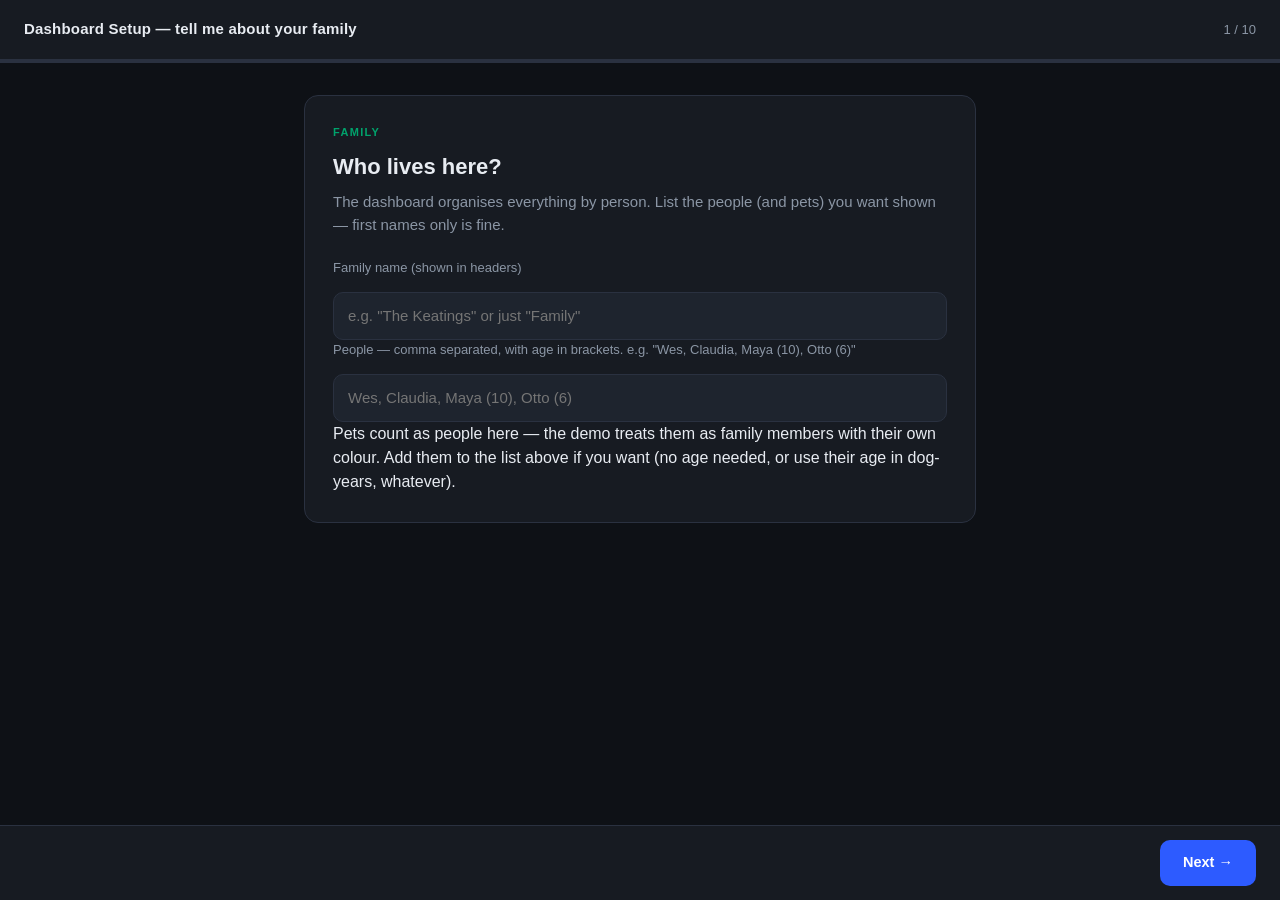
<file: dashboard-quiz.html>
<!doctype html>
<html lang="en">
<head>
<meta charset="utf-8" />
<meta name="viewport" content="width=device-width, initial-scale=1" />
<title>Dashboard Setup Quiz</title>
<style>
  :root {
    --bg: #0e1116;
    --panel: #171b22;
    --panel2: #1e242e;
    --ink: #e8ecf2;
    --muted: #8b96a5;
    --accent: #2d5bff;
    --accent2: #00a36c;
    --line: #2a3140;
    --danger: #ff5c5c;
  }
  * { box-sizing: border-box; }
  body {
    margin: 0;
    font: 16px/1.5 -apple-system, BlinkMacSystemFont, "Segoe UI", Roboto, Helvetica, Arial, sans-serif;
    background: var(--bg);
    color: var(--ink);
    min-height: 100vh;
    display: flex;
    flex-direction: column;
  }
  header {
    padding: 18px 24px;
    display: flex;
    align-items: center;
    justify-content: space-between;
    border-bottom: 1px solid var(--line);
    background: var(--panel);
    position: sticky;
    top: 0;
    z-index: 10;
  }
  header h1 { font-size: 15px; margin: 0; letter-spacing: .2px; }
  header .brand { font-weight: 700; }
  header .step { color: var(--muted); font-size: 13px; }
  .progress { height: 3px; background: var(--line); }
  .progress i { display: block; height: 100%; background: linear-gradient(90deg, var(--accent), var(--accent2)); transition: width .25s ease; }
  main { flex: 1; width: 100%; max-width: 720px; margin: 0 auto; padding: 32px 24px 120px; }
  .card {
    background: var(--panel);
    border: 1px solid var(--line);
    border-radius: 14px;
    padding: 28px;
    margin-bottom: 18px;
    animation: pop .18s ease;
  }
  @keyframes pop { from { opacity: 0; transform: translateY(8px); } to { opacity: 1; transform: none; } }
  .card .tag {
    font-size: 11px; text-transform: uppercase; letter-spacing: .12em;
    color: var(--accent2); font-weight: 700; margin: 0 0 10px;
  }
  .card h2 { margin: 0 0 8px; font-size: 22px; }
  .card p.lead { margin: 0 0 22px; color: var(--muted); font-size: 15px; }
  .opt {
    display: flex; gap: 14px; align-items: flex-start;
    padding: 14px 16px; border: 1px solid var(--line); border-radius: 10px;
    margin-bottom: 10px; cursor: pointer; transition: border-color .12s, background .12s;
    background: var(--panel2);
  }
  .opt:hover { border-color: #3a4658; }
  .opt.sel { border-color: var(--accent); background: rgba(45, 91, 255, .08); }
  .opt .k {
    flex: 0 0 auto; min-width: 26px; height: 26px; border-radius: 7px;
    border: 1px solid var(--line); display: grid; place-items: center;
    font-size: 12px; color: var(--muted); background: var(--panel);
  }
  .opt.sel .k { background: var(--accent); border-color: var(--accent); color: #fff; }
  .opt .body { flex: 1; }
  .opt .body b { display: block; font-size: 15px; }
  .opt .body span { color: var(--muted); font-size: 13.5px; }
  .opt.multi .check { flex: 0 0 auto; width: 22px; height: 22px; border-radius: 6px; border: 2px solid var(--line); margin-top: 1px; display: grid; place-items: center; }
  .opt.multi.sel .check { border-color: var(--accent2); background: var(--accent2); }
  .opt.multi.sel .check::after { content: "✓"; color: #04120b; font-size: 13px; font-weight: 800; }
  input[type=text], textarea {
    width: 100%; padding: 12px 14px; border-radius: 10px;
    border: 1px solid var(--line); background: var(--panel2); color: var(--ink);
    font: inherit; font-size: 15px; margin-top: 8px;
  }
  input[type=text]:focus, textarea:focus { outline: none; border-color: var(--accent); }
  .row { display: flex; gap: 12px; }
  .row > * { flex: 1; }
  label.f { display: block; font-size: 13px; color: var(--muted); margin-bottom: 6px; }
  .chip-row { display: flex; flex-wrap: wrap; gap: 8px; }
  .chip {
    padding: 7px 13px; border-radius: 999px; border: 1px solid var(--line);
    background: var(--panel2); font-size: 13.5px; cursor: pointer; user-select: none;
  }
  .chip.sel { border-color: var(--accent); background: rgba(45,91,255,.12); }
  .nav { position: fixed; bottom: 0; left: 0; right: 0; background: var(--panel); border-top: 1px solid var(--line); padding: 14px 24px; display: flex; gap: 12px; justify-content: space-between; align-items: center; }
  .nav .hint { color: var(--muted); font-size: 12.5px; }
  button {
    font: inherit; font-size: 14.5px; font-weight: 600;
    padding: 11px 22px; border-radius: 10px; cursor: pointer; border: 1px solid transparent;
  }
  button.primary { background: var(--accent); color: #fff; }
  button.primary:hover { filter: brightness(1.1); }
  button.ghost { background: transparent; color: var(--muted); border-color: var(--line); }
  button.ghost:hover { color: var(--ink); }
  .swatches { display: flex; gap: 8px; flex-wrap: wrap; }
  .sw { width: 34px; height: 34px; border-radius: 50%; cursor: pointer; border: 3px solid transparent; }
  .sw.sel { border-color: #fff; transform: scale(1.08); }
  .summary { white-space: pre-wrap; background: var(--panel2); border: 1px solid var(--line); border-radius: 10px; padding: 18px; font: 12.5px/1.5 ui-monospace, SFMono-Regular, Menlo, monospace; overflow: auto; max-height: 50vh; }
  .done h2 { margin-top: 0; }
  .done .big { font-size: 30px; }
</style>
</head>
<body>
<header>
  <h1><span class="brand">Dashboard Setup</span> — tell me about your family</h1>
  <span class="step" id="step"></span>
</header>
<div class="progress"><i id="bar"></i></div>
<main id="main"></main>
<nav class="nav">
  <button class="ghost" id="back">← Back</button>
  <span class="hint" id="hint"></span>
  <button class="primary" id="next">Next →</button>
</nav>

<script>
(function () {
  var KEY = 'dashboard-quiz-v1';
  var A = {};
  try { A = JSON.parse(localStorage.getItem(KEY)) || {}; } catch (e) { A = {}; }

  var COLORS = ['#2D5BFF','#E4007C','#00A36C','#FFB000','#9C27B0','#FF5722','#00BCD4','#607D8B'];

  // ---- section definitions -------------------------------------------------
  var SECTIONS = [];

  function q(section, tag, title, lead) {
    SECTIONS.push({ id: section, tag: tag, title: title, lead: lead, items: [] });
    return SECTIONS[SECTIONS.length - 1];
  }

  function opt(section, body, sub, key, value) { section.items.push({ t: 'opt', body: body, sub: sub, key: key, value: value }); }
  function multi(section, body, sub, key, value) { section.items.push({ t: 'multi', body: body, sub: sub, key: key, value: value }); }
  function text(section, label, key, ph) { section.items.push({ t: 'text', label: label, key: key, ph: ph || '' }); }
  function chips(section, label, key, options) { section.items.push({ t: 'chips', label: label, key: key, options: options }); }
  function note(section, html) { section.items.push({ t: 'note', html: html }); }

  // --- 1. People
  var s = q('people', 'Family', 'Who lives here?', "The dashboard organises everything by person. List the people (and pets) you want shown — first names only is fine.");
  text(s, 'Family name (shown in headers)', 'familyName', 'e.g. "The Keatings" or just "Family"');
  text(s, 'People — comma separated, with age in brackets. e.g. "Wes, Claudia, Maya (10), Otto (6)"', 'peopleList', 'Wes, Claudia, Maya (10), Otto (6)');
  note(s, 'Pets count as people here — the demo treats them as family members with their own colour. Add them to the list above if you want (no age needed, or use their age in dog-years, whatever).');

  // --- 2. Focus
  s = q('focus', 'The point of it', 'What matters most?', 'What should earn the biggest spot on the home screen? Pick up to four.');
  multi(s, 'Today\'s schedule', 'Who needs to be where, when', 'focus', 'calendar');
  multi(s, 'Weather', 'Current + next hours', 'focus', 'weather');
  multi(s, 'Chores & stars', 'Kid to-dos and reward stars', 'focus', 'tasks');
  multi(s, 'Photos', 'A family photo slideshow', 'focus', 'photos');
  multi(s, 'Shopping list', 'Groceries, grouped by store', 'focus', 'shopping');
  multi(s, 'Smart home', 'Rooms, lights, climate, music', 'focus', 'control');

  // --- 3. Calendar
  s = q('calendar', 'Calendar', 'Where does the schedule come from?', 'The demo uses made-up events. For the real thing I need to know your source.');
  opt(s, 'Google Calendar (or any iCal)', 'I\'ll wire it to a private ICS feed — events update themselves. Best option.', 'calSource', 'ics');
  opt(s, 'I\'ll type in recurring events', 'School runs, sports, meals — the steady rhythm. Quick to set up, manual to change.', 'calSource', 'manual');
  opt(s, 'Skip the calendar for now', 'Ship it with the demo data, swap later.', 'calSource', 'skip');
  text(s, 'If iCal: paste the private ICS URL (optional for now)', 'icsUrl', 'https://calendar.google.com/calendar/ical/...');

  // --- 4. Tasks
  s = q('tasks', 'Chores', 'Do the kids (or anyone) want chores + stars?', 'The demo has morning/after-school/evening routines with star rewards.');
  opt(s, 'Yes — chores with star rewards', 'Each kid gets a checklist; stars accumulate. Great for the frame.', 'tasksOn', 'stars');
  opt(s, 'Chores, no stars', 'Just checklists, no reward counting.', 'tasksOn', 'plain');
  opt(s, 'No chores section', 'Leave it out.', 'tasksOn', 'off');

  // --- 5. Shopping
  s = q('shopping', 'Shopping', 'Do you want a grocery list?', 'Grouped by store, with a "usuals" quick-add row.');
  opt(s, 'Yes', 'I\'ll ask which stores and staple items you want pre-loaded.', 'shopOn', true);
  opt(s, 'No, skip it', '', 'shopOn', false);
  text(s, 'If yes: store names, comma separated', 'stores', 'e.g. "FreshCo, Costco, Shoppers"');
  text(s, 'Staples / usuals, comma separated', 'usuals', 'e.g. "Milk, Eggs, Bananas, Bread, Coffee"');

  // --- 6. Weather
  s = q('weather', 'Weather', 'Where\'s the weather for?', 'A rough location is enough — I\'ll use it to pick the right forecast source.');
  text(s, 'City / town', 'weatherLoc', 'e.g. "Toronto" or "Lisbon"');

  // --- 7. Photos
  s = q('photos', 'Photos', 'Do you want a photo slideshow?', 'The frame is, after all, a photo frame.');
  opt(s, 'Yes — rotate through my photos', 'I\'ll set up a folder you drop images into; they get served to the frame.', 'photosOn', 'folder');
  opt(s, 'Yes — but source them later', 'Turn it on now, point it at real photos another day.', 'photosOn', 'later');
  opt(s, 'No photos', 'Keep it a pure info dashboard.', 'photosOn', false);

  // --- 8. Smart home
  s = q('control', 'Smart home', 'Anything to control from the frame?', 'Lights, climate, music, cameras. Only if you already run something like Home Assistant.');
  opt(s, 'Home Assistant', 'I can link entities to the control view.', 'controlOn', 'ha');
  opt(s, 'Not yet / skip', 'The demo control view stays as decoration, or I hide it.', 'controlOn', false);

  // --- 9. Ambience
  s = q('ambient', 'When it\'s idle', 'What should the frame show when no one touches it?', 'It dims into "ambient" mode after a while. Pick the vibe.');
  opt(s, 'Big clock + weather', 'Minimal, calm.', 'ambient', 'clock');
  opt(s, 'Clock + photo slideshow', 'Classic frame behaviour.', 'ambient', 'clock-photos');
  opt(s, 'Just photos', 'Pure slideshow.', 'ambient', 'photos');
  opt(s, 'Leave the default', 'Whatever the demo does is fine.', 'ambient', 'default');

  // --- 10. Theme
  s = q('theme', 'Look & feel', 'Pick an accent colour', 'For person highlights, buttons and the vibe. You can change it any time.');
  note(s, '<div class="swatches" id="swatches"></div>');

  // ---- rendering -----------------------------------------------------------
  var idx = 0;
  var $ = function (sel) { return document.querySelector(sel); };
  var main = $('#main'), bar = $('#bar'), step = $('#step');

  function save() { localStorage.setItem(KEY, JSON.stringify(A)); }

  function sectionState(sid) {
    var s = A[sid] || (A[sid] = {});
    return s;
  }

  function render() {
    var sec = SECTIONS[idx];
    step.textContent = (idx + 1) + ' / ' + SECTIONS.length;
    bar.style.width = (100 * idx / SECTIONS.length) + '%';
    $('#back').style.visibility = idx === 0 ? 'hidden' : 'visible';

    if (idx === SECTIONS.length) { renderDone(); return; }

    var st = sectionState(sec.id);
    var html = '<div class="card"><p class="tag">' + sec.tag + '</p><h2>' + sec.title + '</h2><p class="lead">' + sec.lead + '</p>';

    sec.items.forEach(function (it, i) {
      if (it.t === 'note') { html += it.html; return; }
      if (it.t === 'text') {
        html += '<label class="f">' + it.label + '</label><input type="text" data-key="' + it.key + '" data-sid="' + sec.id + '" placeholder="' + it.ph.replace(/"/g, '&quot;') + '" value="' + (st[it.key] || '').replace(/"/g, '&quot;') + '" />';
        return;
      }
      if (it.t === 'chips') {
        html += '<label class="f">' + it.label + '</label><div class="chip-row">';
        it.options.forEach(function (o) {
          var sel = (st[it.key] || []).indexOf(o) >= 0;
          html += '<span class="chip' + (sel ? ' sel' : '') + '" data-chip="' + it.key + '" data-val="' + o + '">' + o + '</span>';
        });
        html += '</div>'; return;
      }
      var isSel = (it.t === 'multi') ? (st[it.key] || []).indexOf(it.value) >= 0 : st[it.key] === it.value;
      var cls = it.t === 'multi' ? 'opt multi' : 'opt';
      html += '<div class="' + cls + (isSel ? ' sel' : '') + '" data-opt="' + it.key + '" data-val="' + it.value + '" data-multi="' + (it.t === 'multi' ? '1' : '0') + '">';
      if (it.t === 'multi') html += '<span class="check"></span>';
      else html += '<span class="k">' + (i + 1) + '</span>';
      html += '<span class="body"><b>' + it.body + '</b>' + (it.sub ? '<span>' + it.sub + '</span>' : '') + '</span></div>';
    });

    html += '</div>';
    main.innerHTML = html;

    // swatches
    var sw = $('#swatches');
    if (sw) {
      sw.innerHTML = COLORS.map(function (c) {
        return '<span class="sw' + (st.accent === c ? ' sel' : '') + '" data-swatch="' + c + '" style="background:' + c + '"></span>';
      }).join('');
      sw.querySelectorAll('.sw').forEach(function (el) {
        el.onclick = function () { st.accent = el.dataset.swatch; save(); render(); };
      });
    }

    // bindings
    main.querySelectorAll('[data-opt]').forEach(function (el) {
      el.onclick = function () {
        var key = el.dataset.opt, val = el.dataset.val, multi = el.dataset.multi === '1';
        if (multi) {
          var arr = st[key] || (st[key] = []);
          var i2 = arr.indexOf(val);
          if (i2 >= 0) arr.splice(i2, 1); else arr.push(val);
        } else {
          st[key] = val;
        }
        save(); render();
      };
    });
    main.querySelectorAll('input[data-key]').forEach(function (el) {
      el.oninput = function () { st[el.dataset.key] = el.value; save(); };
    });
    main.querySelectorAll('[data-chip]').forEach(function (el) {
      el.onclick = function () {
        var key = el.dataset.chip, val = el.dataset.val;
        var arr = st[key] || (st[key] = []);
        var i2 = arr.indexOf(val);
        if (i2 >= 0) arr.splice(i2, 1); else arr.push(val);
        save(); render();
      };
    });
  }

  // ---- build the final spec ------------------------------------------------
  function buildSpec() {
    var P = function (x) { return x || ''; };
    function people() {
      var list = (A.people && A.people.peopleList || '').split(',').map(function (x) { return x.trim(); }).filter(Boolean);
      var members = [];
      list.forEach(function (raw, i) {
        var m = raw.match(/^(.*?)\s*\((\d+)\)$/);
        var name = m ? m[1].trim() : raw;
        var age = m ? +m[2] : null;
        members.push({ name: name, age: age, color: COLORS[i % COLORS.length] });
      });
      return { name: P(A.people && A.people.familyName) || 'Family', members: members };
    }
    var fam = people();
    var spec = {
      family: fam,
      focus: (A.focus && A.focus.focus) || [],
      calendar: {
        source: A.calendar && A.calendar.calSource || 'manual',
        icsUrl: P(A.calendar && A.calendar.icsUrl)
      },
      tasks: { mode: A.tasks && A.tasks.tasksOn || 'off' },
      shopping: {
        on: !!(A.shopping && A.shopping.shopOn),
        stores: (A.shopping && A.shopping.stores || '').split(',').map(function (x) { return x.trim(); }).filter(Boolean),
        usuals: (A.shopping && A.shopping.usuals || '').split(',').map(function (x) { return x.trim(); }).filter(Boolean)
      },
      weather: { location: P(A.weather && A.weather.weatherLoc) },
      photos: { on: A.photos ? A.photos.photosOn : false },
      control: { mode: A.control && A.control.controlOn || false },
      ambient: A.ambient && A.ambient.ambient || 'default',
      accent: (A.theme && A.theme.accent) || COLORS[0]
    };
    return spec;
  }

  function renderDone() {
    step.textContent = 'done';
    bar.style.width = '100%';
    $('#next').textContent = 'Restart';
    var spec = buildSpec();
    var json = JSON.stringify(spec, null, 2);
    main.innerHTML =
      '<div class="card done"><p class="tag">All done</p><div class="big">🎉</div><h2>Here\'s your spec</h2>' +
      '<p class="lead">Copy this and hand it to me (or just say "go" — it\'s also saved locally). I\'ll wire it into the dashboard.</p>' +
      '<div class="summary">' + json.replace(/&/g, '&amp;').replace(/</g, '&lt;') + '</div>' +
      '<p style="margin-top:16px"><button class="primary" id="copy">Copy JSON</button></p></div>';
    $('#copy').onclick = function () {
      navigator.clipboard.writeText(json).then(function () {
        $('#copy').textContent = 'Copied ✓';
        setTimeout(function () { $('#copy').textContent = 'Copy JSON'; }, 1600);
      });
    };
  }

  $('#next').onclick = function () {
    if (idx === SECTIONS.length) { localStorage.removeItem(KEY); A = {}; idx = 0; render(); return; }
    idx++; render(); window.scrollTo(0, 0);
  };
  $('#back').onclick = function () {
    if (idx > 0) { idx--; render(); window.scrollTo(0, 0); }
  };
  document.addEventListener('keydown', function (e) {
    if (e.key === 'ArrowRight' || e.key === 'Enter' && e.target.tagName !== 'INPUT') { $('#next').click(); }
    if (e.key === 'ArrowLeft') { $('#back').click(); }
  });

  render();
})();
</script>
</body>
</html>
</file>
